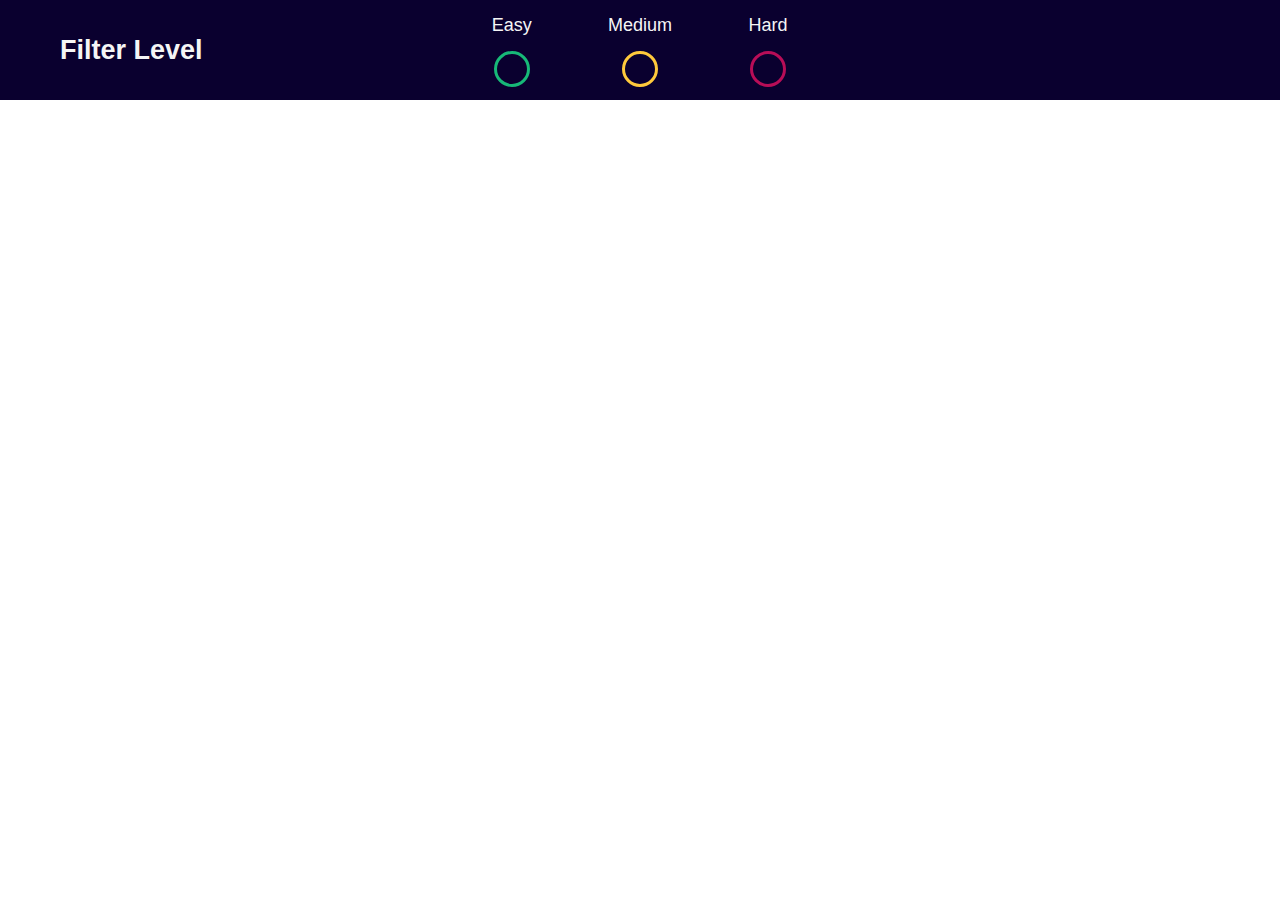
<file: difficulty-filter/index.html>
<!DOCTYPE html>
<html lang="en">
<head>
  <meta charset="UTF-8">
  <meta name="viewport" content="width=device-width, initial-scale=1.0">
  <link rel="stylesheet" href="./index.css">
  <title>Filter</title>
</head>
<body>

  <!-- Contenedor: Titulo + Filtro -->

  <section class="filter--container">  

    <!-- Titulo -->
    
    <h2 class="filter--title">Filter Level</h2>
    
    <!-- Filtro: Facil -->
    
    <div class="dfilter--container">
      <div class="dfilter--level">
        <p class="dfilter--level__label">Easy</p>
        <label for="filter-easy" class="dfilter--level__item easy">
          <input type="checkbox" class="dfilter--level__input" name="filter-easy" id="" tabindex="-1" >
          <span class="dfilter--level__input-fake" tabindex="0"></span>  
        </label>
      </div> 
      
      <!-- Filtro: Medio -->
      
      <div class="dfilter--level">
        <p class="dfilter--level__label">Medium</p>
        <label for="filter-medium" class="dfilter--level__item medium">
          <input type="checkbox" class="dfilter--level__input" name="filter-medium" id="" tabindex="-1" >
          <span class="dfilter--level__input-fake" tabindex="0"></span>  
        </label>
      </div> 

      <!-- Filtro: Dificil -->
      
      <div class="dfilter--level">
        <p class="dfilter--level__label">Hard</p>
        <label for="filter-hard" class="dfilter--level__item hard">
          <input type="checkbox" class="dfilter--level__input" name="filter-hard" id="" tabindex="-1" >
          <span class="dfilter--level__input-fake" tabindex="0"></span>  
        </label>
      </div>           
    </div>
  </section>
</body>
</html>
</file>
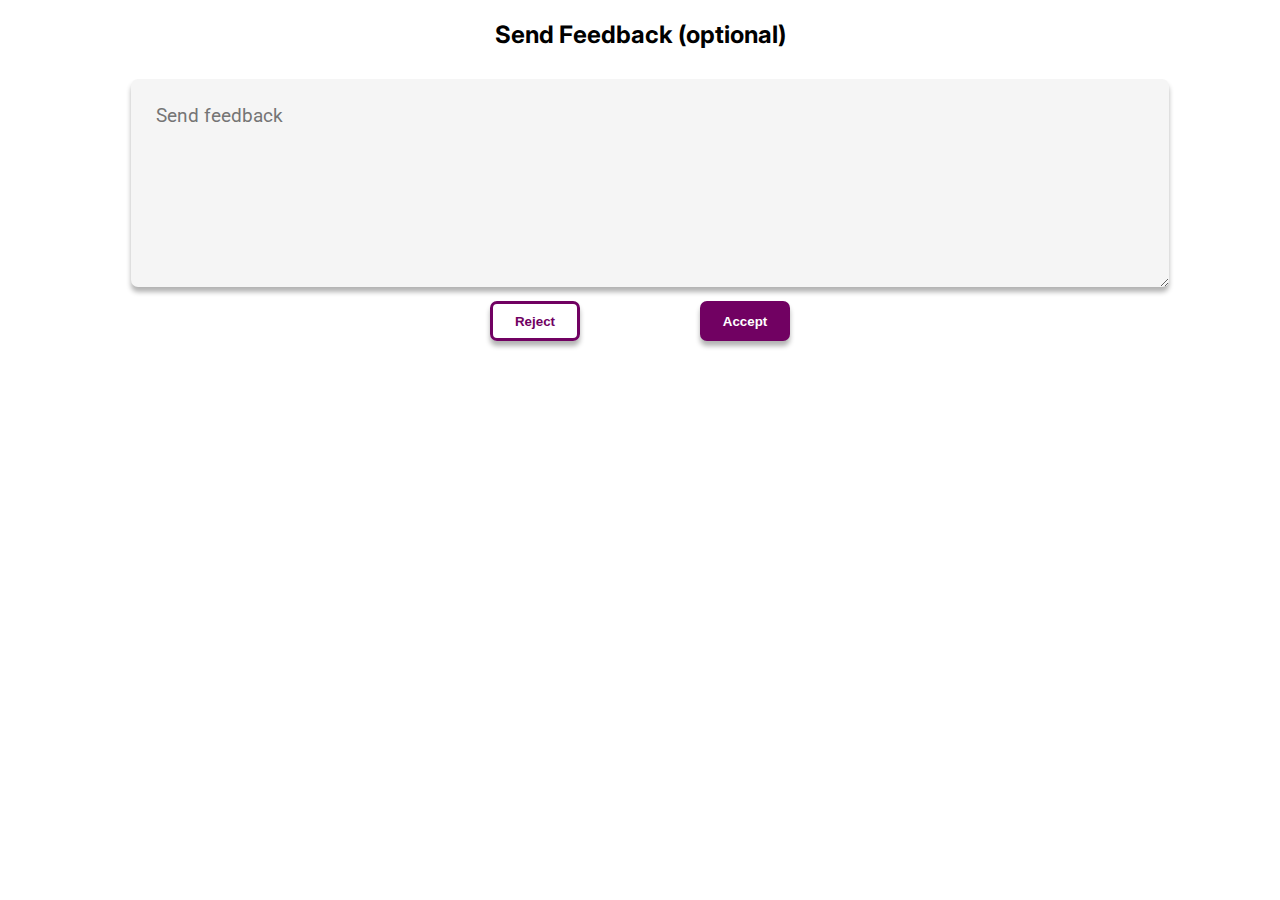
<file: zwat/10. Feedbak/index.html>
<!DOCTYPE html>
<html lang="en">
<head>
  <link rel="stylesheet" href="./index.css">
  <meta charset="UTF-8">
  <meta name="viewport" content="width=device-width, initial-scale=1.0">
  <title>Document</title>
</head>
<body>
  <div class="feedback">  
    <h2 class="feedback__title">Send Feedback (optional)</h2>
    <form action="" class="feedback__form">
      <textarea type="text" name="" id="" class="feedback__form--input" placeholder="Send feedback"></textarea>  
      <div class="feedback__form--btn">
        <button class="feedback__form--btn-reject" type="">Reject</button>
        <button class="feedback__form--btn-accept" type="submit">Accept</button>
      </div>
    </form>
  </div>
</body>
</html>
</file>
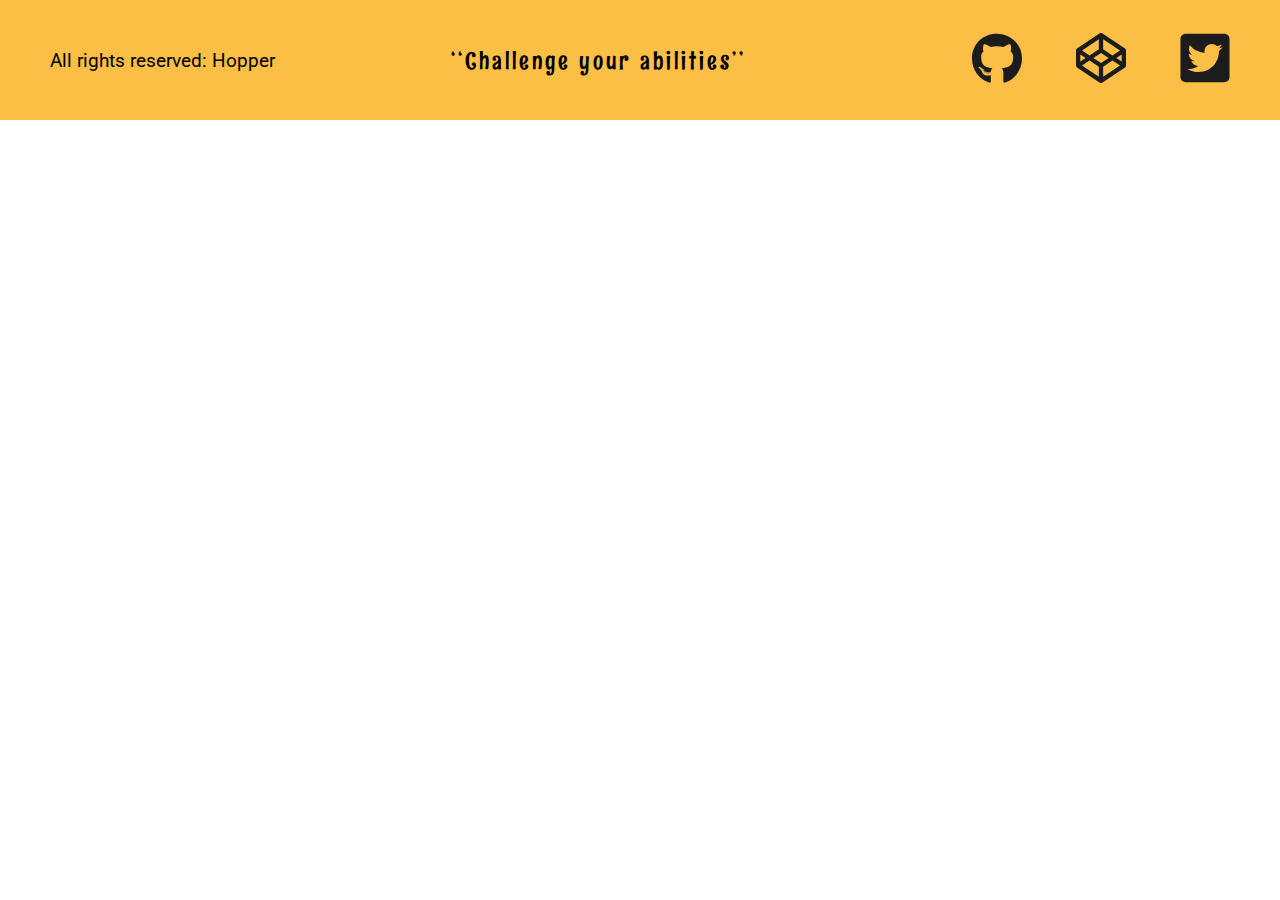
<file: zwat/6. Footer/index.html>
<!DOCTYPE html>
<html lang="en">
<head>
  <link rel="stylesheet" href="./index.css">
  <meta charset="UTF-8">
  <meta name="viewport" content="width=device-width, initial-scale=1.0">
  <title>Document</title>
</head>
<body>
  <footer class="footer">
    <div class="footer__rights">
      <p>All rights reserved: Hopper</p>
    </div>
    <div class="footer__title">
      <p>‘‘Challenge your abilities’’</p>
    </div>
    <div class="footer__logo">
      <a href="/" target="__blank"><img src="./img/logoGit.svg" alt="logo Git"></a>
      <a href="/" target="__blank"><img src="./img/logoCode.svg" alt="logo Code Pen"></a>
      <a href="/" target="__blank"><img src="./img/logoTwitter.svg" alt="logo logoTwitter"></a>      
    </div>
  </footer>
</body>
</html>
</file>
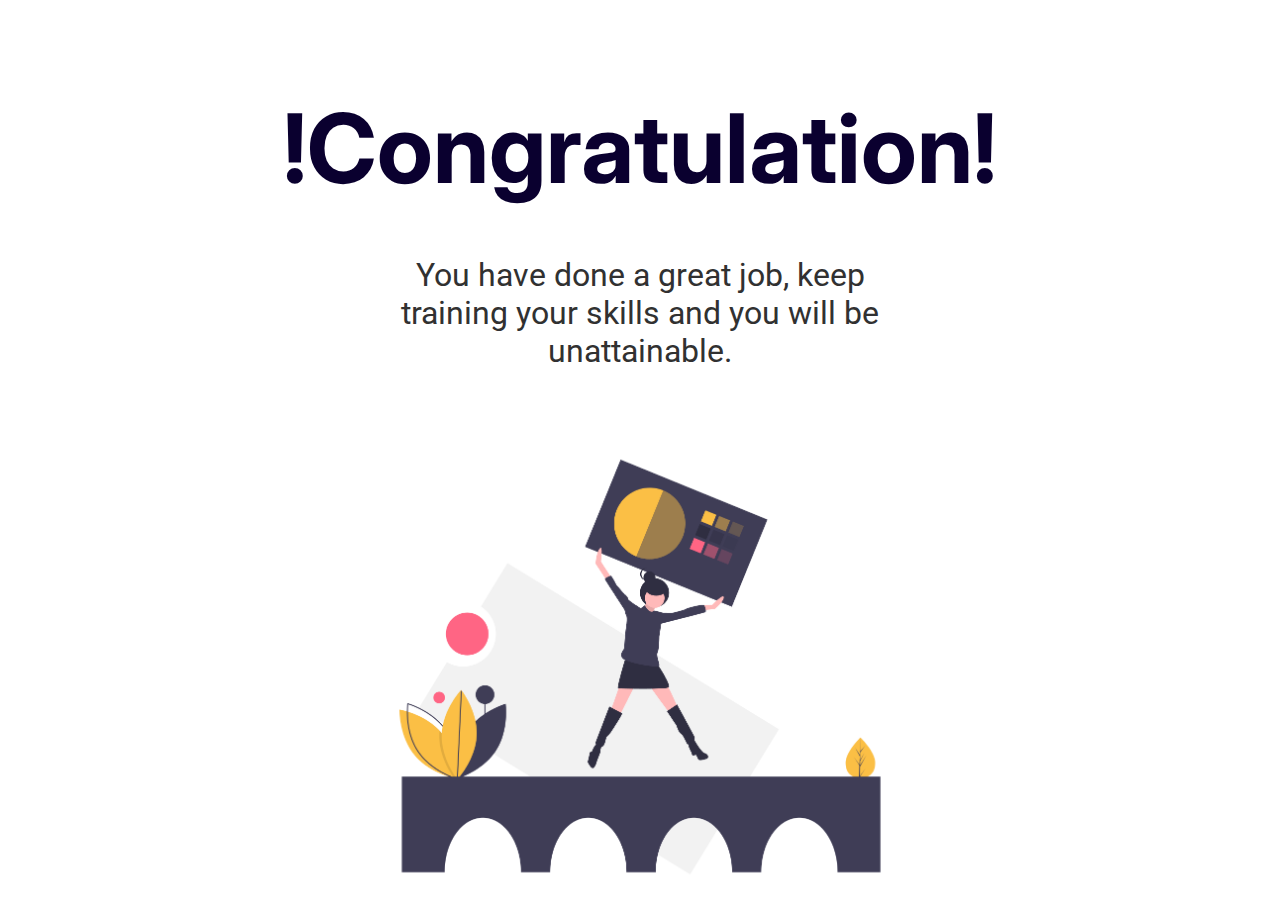
<file: zwat/7. congratulations/index.html>
<!DOCTYPE html>
<html lang="en">
<head>
  <link rel="stylesheet" href="./index.css"> 
  <meta charset="UTF-8">
  <meta name="viewport" content="width=device-width, initial-scale=1.0">
  <title>Document</title>
</head>
<body>
  
  <div class="congratulation">
    <h1 class="congratulation__title">!Congratulation!</h1>
    <p class="congratulations__message">You have done a great job, keep training your skills and you will be unattainable.</p>
    <img src="./img/cong.png" alt="">
  </div>



</body>
</html>
</file>
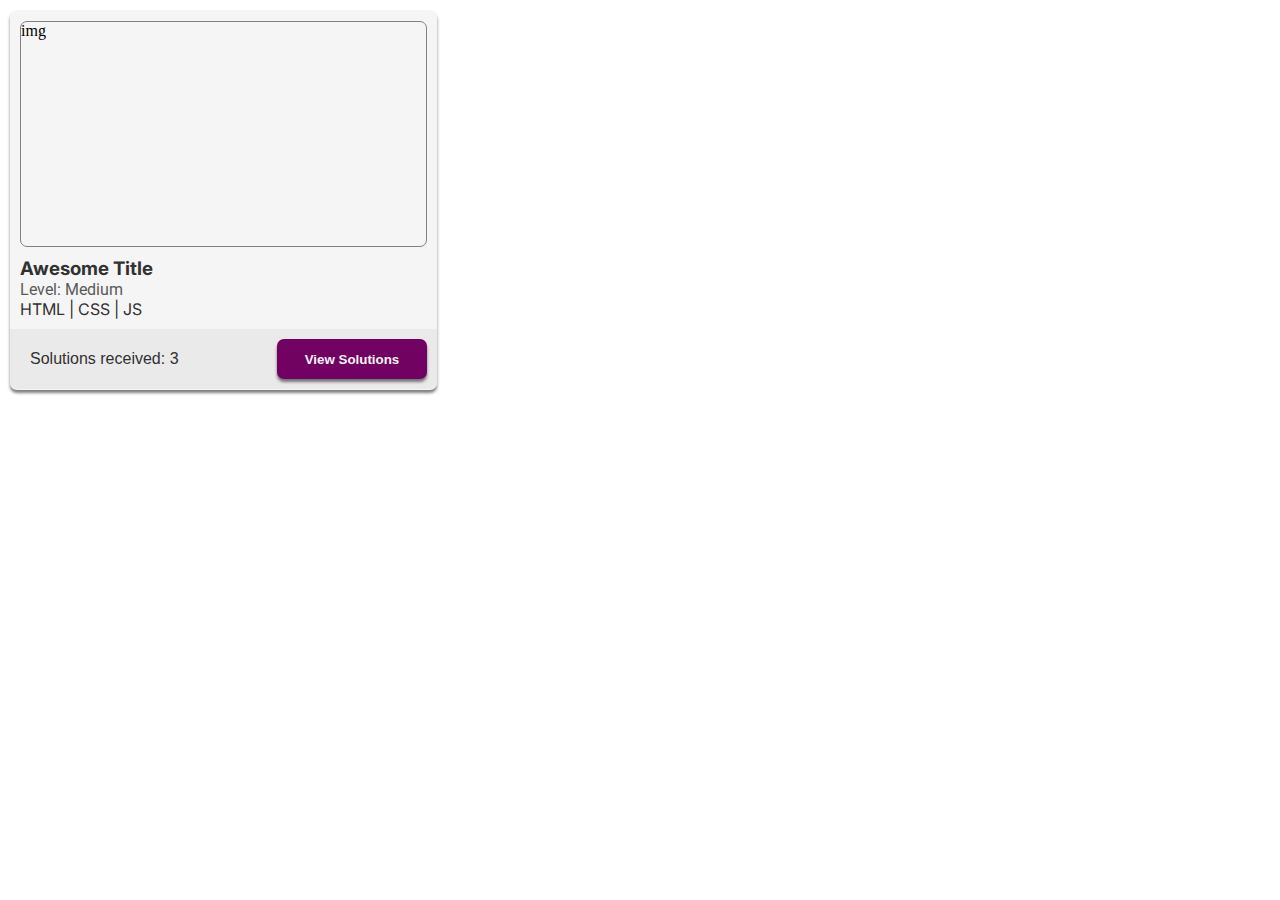
<file: zwat/9. modal profesor por calificar/index.html>
<!DOCTYPE html>
<html lang="en">
<head>
  <link rel="stylesheet" href="./index.css">
  <meta charset="UTF-8">
  <meta name="viewport" content="width=device-width, initial-scale=1.0">
  <title>Document</title>
</head>
<body>
  <div class="solutions-item">
		<div class="solutions__img">
			img
		</div>
		<div class="solutions__details">

			<h3 class="solutions__details--title">Awesome Title</h3>
      <p class="solutions__details--level">Level: <span class="solutions__details--level-change">Medium</span></p>
      <div class="solutions__details--lang-btn">
        <span class="solutions__details--language">HTML | CSS | JS</span>
      </div>
		</div>
		<div class="solutions_footer">
			<ul class="solutions_footer__details">
				<li class="solutions_footer__details--profile">
					<p>Solutions received: <span id="solutions_received">3</span></p>
				</li>
				<li class="solutions_footer__details--button">
					<button>View Solutions</button>
				</li>
			</ul>
		</div>
	</div>
</body>
</html>
</file>
<file: difficulty-filter/index.css>
* {
  margin: 0;
  padding: 0;
  box-sizing: border-box;
  font-family: -apple-system, BlinkMacSystemFont, 'Segoe UI', Roboto, Oxygen, Ubuntu, Cantarell, 'Open Sans', 'Helvetica Neue', sans-serif;
}

:root {
  --main-color: #3c2946 ;
  --second-color: #ffd571 ;
  --main-dark: #000000 ;
  --main-clear: #f5f5f5 ;
}

.filter--container {
  display: grid;
  grid-template-columns: repeat(3, 1fr);
  width: 100%;
  height: 100px;
  align-items: center;
  justify-content: space-between;
  font-size: 18px;
  background-color: #0a002f;
  color: var(--main-clear);
}

.filter--title {
  width: 300px;
  margin: 0 0 0 60px;
  justify-self: left;
  color: var(--main-clear);
}

.dfilter--container {
  display: flex;
  max-width: 100%;
  height: 70px;
  align-items: stretch;
  justify-content: space-evenly;
  font-size: 18px; /*Pendiente:  definir tamaño en rems*/
  background-color: #0a002f;
  color: var(--main-clear);
}

.dfilter--level {
  margin: 0 10px;
  text-align: center;
}

.dfilter--level__label {
  margin:0 0 15px 0;  
}

.dfilter--level .dfilter--level__item {
  display: flex;
  margin: 0 15px;
  align-items: center;
  flex-direction: column;
}

.dfilter--level__input-fake {
  display: block;
  position: relative;
  width: 30px;
  height: 30px;
  cursor: pointer;
  border-radius: 50%;
  background-color: transparent;
  transition: .8s;
  outline: #0a002f;
}

/* Botones sin seleccionar*/

.easy {
  border: 3px solid  #17B978;
  border-radius: 50%;
}

.medium {
  border: 3px solid  #FFC93C;
  border-radius: 50%;
}

.hard {
  border: 3px solid  #B80D57;
  border-radius: 50%;
}

/*Botones seleccionados: Cambio del relleno*/

.easy .dfilter--level__input:checked ~ .dfilter--level__input-fake {
  display: block;
  border-radius: 50%;
  border: 4px solid  #0a002f;
  background-color: #17B978;
}
.medium .dfilter--level__input:checked ~ .dfilter--level__input-fake {
  display: block;
  border-radius: 50%;
  border: 4px solid  #0a002f;
  background-color: #FFC93C;
}
.hard .dfilter--level__input:checked ~ .dfilter--level__input-fake {
  display: block;
  border-radius: 50%;
  border: 4px solid  #0a002f;
  background-color: #B80D57;
}

.dfilter--level__input {
  opacity: 0;
  width: 30px;
  height: 30px;
  position: absolute;
  top: 55px;
  z-index: 10;
  cursor: pointer;
}

/*Pediente: Tabindex NO funciona en los filtros*/

.dfilter--level__input-fake:focus {
  outline: 3px solid rgb(255, 255, 255);
  border-radius: 50%;
}
</file>
<file: zwat/10. Feedbak/index.css>
@import url('https://fonts.googleapis.com/css2?family=Inter:wght@500;600;700;800&family=Roboto:wght@400;500;700&display=swap');
* {
	padding: 0;
	margin: 0;
	box-sizing: border-box;
}

.feedback {
  display: flex;
  width: 100%;
  flex-direction: column;
  align-items: center;
}

.feedback__title {
  font-family: 'inter', sans-serif;
  font-size: 1.5em;
  margin: 20px 0;
}

.feedback__form {
  width: 100%;
  max-width: 1038px;  
}

.feedback__form--input {
  width: 100%;
  height: 208px;
  padding: 25px;
  margin: 10px;
  font-family: 'roboto', sans-serif;
  font-size: 1.2em;
  outline: none;
  border: none;
  background: #f5f5f5;
  border-radius: 7px;
	box-shadow: 0px 5px 5px rgba(0, 0, 0, .3);
}

.feedback__form--btn {
  width: 300px;
  display: flex;
  justify-content: space-between;
  margin: 0 auto;
}

.feedback__form--btn-reject {
  width: 90px;
  height: 40px;
  background: transparent;
  border: 3px solid #710162;
  color: #710162;
  border-radius: 7px;
  font-family: 'robot', sans-serif;
  font-weight: 600;
  transition: .5s;
  outline: none;
  cursor: pointer;
	box-shadow: 0px 5px 5px rgba(0, 0, 0, .3);

}

.feedback__form--btn-accept {
  width: 90px;
  height: 40px;
  background: #710162;
  border: none;
  border-radius: 7px;
  font-family: 'robot', sans-serif;
  font-weight: 600;
  color: white;
  transition: .5s;
  outline: none;
  cursor: pointer;
	box-shadow: 0px 5px 5px rgba(0, 0, 0, .3);

}

.feedback__form--btn-accept:active {
  transform: scale(.95);
}

.feedback__form--btn-reject:active {
  transform: scale(.95);
}
</file>
<file: zwat/6. Footer/index.css>
@import url('https://fonts.googleapis.com/css2?family=Inter:wght@500;600;700;800&family=Roboto:wght@400;500;700&display=swap');
@import url('https://fonts.googleapis.com/css2?family=Rum+Raisin&display=swap');
* {
	padding: 0;
	margin: 0;
	box-sizing: border-box;
}

.footer {
  display: flex;
  justify-content: space-between;
  align-items: center;
  width: 100%;
  height: 120px;
  background: #fbbf45 ;
  padding: 0 50px ;
}

.footer__rights{
  font-family: 'roboto', sans-serif;
  font-size: 1.2em;
}

.footer__title {
  font-family: 'Rum Raisin', sans-serif;
  font-size: 1.5em;
  letter-spacing: 3px;
}

.footer__logo a img{
  width: 50px;
  height: 50px;
  margin-left: 50px;
  cursor: pointer;
}
</file>
<file: zwat/7. congratulations/index.css>
@import url('https://fonts.googleapis.com/css2?family=Inter:wght@500;600;700;800&family=Roboto:wght@400;500;700&display=swap');
* {
	padding: 0;
	margin: 0;
	box-sizing: border-box;
}

.congratulation {
  display: flex;
  margin-top: 90px;
  flex-direction: column;
  align-items: center;
  justify-content: center;
}

.congratulation__title {
  font-family: 'inter', sans-serif;
  font-size: 6em;
  text-align: center;
  color: #0a002f;
}

.congratulations__message {
  font-family: 'roboto', sans-serif;
  width: 546px;
  font-size: 2em;
  text-align: center;
  color: #313131;
  margin: 50px;
}

.congratulation img {
  width: 50%;
  max-width: 600px;
  margin: 0 auto;
}
</file>
<file: zwat/9. modal profesor por calificar/index.css>
@import url('https://fonts.googleapis.com/css2?family=Inter:wght@500;600;700;800&family=Roboto:wght@400;500;700&display=swap');
* {
	padding: 0;
	margin: 0;
	box-sizing: border-box;
}

.solutions-item {
	width: 100%;
	max-width: 427px;
	height: 380px;
	background: #f5f5f5;
	border-radius: 7px;
	margin: 10px;
	padding-top: 1px;
	box-shadow: 0px 3px 3px rgba(0, 0, 0, .5);
}

.solutions__img {
	height: 226px;
	margin: 10px;
	border-radius: 7px;
	border: 1px solid gray;
}

.solutions__details {
	color: #313131;
}

.solutions__details--title {
	font-family: 'inter', sans-serif;
	margin-left: 10px;
}

.solutions__details--level {
	margin-left: 10px;
	font-family: 'roboto', sans-serif;
	color: #5a5a5a;
}

.solutions__details--language {
	font-family: 'inter', sans-serif;
	margin-left: 10px;
}

.solutions_footer {
	background: #eaeaea;
	border-radius: 0 0 7px 7px;
	padding: 10px;
	font-family: 'robot', sans-serif;
	font-size: 1rem;
	margin-top: 10px;
}

.solutions_footer__details {
	display: flex;
	justify-content: space-between;
	align-items: center;
	list-style: none;
}

.solutions_footer__details--profile {
	display: flex;
	align-items: center;	
}

.solutions_footer__details--profile img {
	border-radius: 50%;
	width: 32px;
	height: 32px;
}

.solutions_footer__details--profile p {
	color: #313131;
	margin-left: 10px;
}

.solutions_footer__details--button button {
	width: 150px;
	height: 40px;
	border-radius: 7px;
	border: none;
	background: #710262;
	color: #f5f5f5;
	font-weight: bold;
  box-shadow: 0px 3px 3px rgba(0, 0, 0, .5);
  transition: .5s;
  outline: none;
}

.solutions_footer__details--button button:active {
  transform: scale(.95);
}

.solutions__details--lang-btn {
  display: flex;
  justify-content: space-between;
  align-items: center;
}

.solutions__details--lang-btn div button {
  outline: none;
  background: none;
  border: none;
  cursor: pointer;
  transition: .5s;
}

.solutions__details--lang-btn div button:active {
  transform: scale(.9);
}

.solutions__details--lang-btn div button img {
  width: 20px;
  margin-right: 10px;
}
</file>
